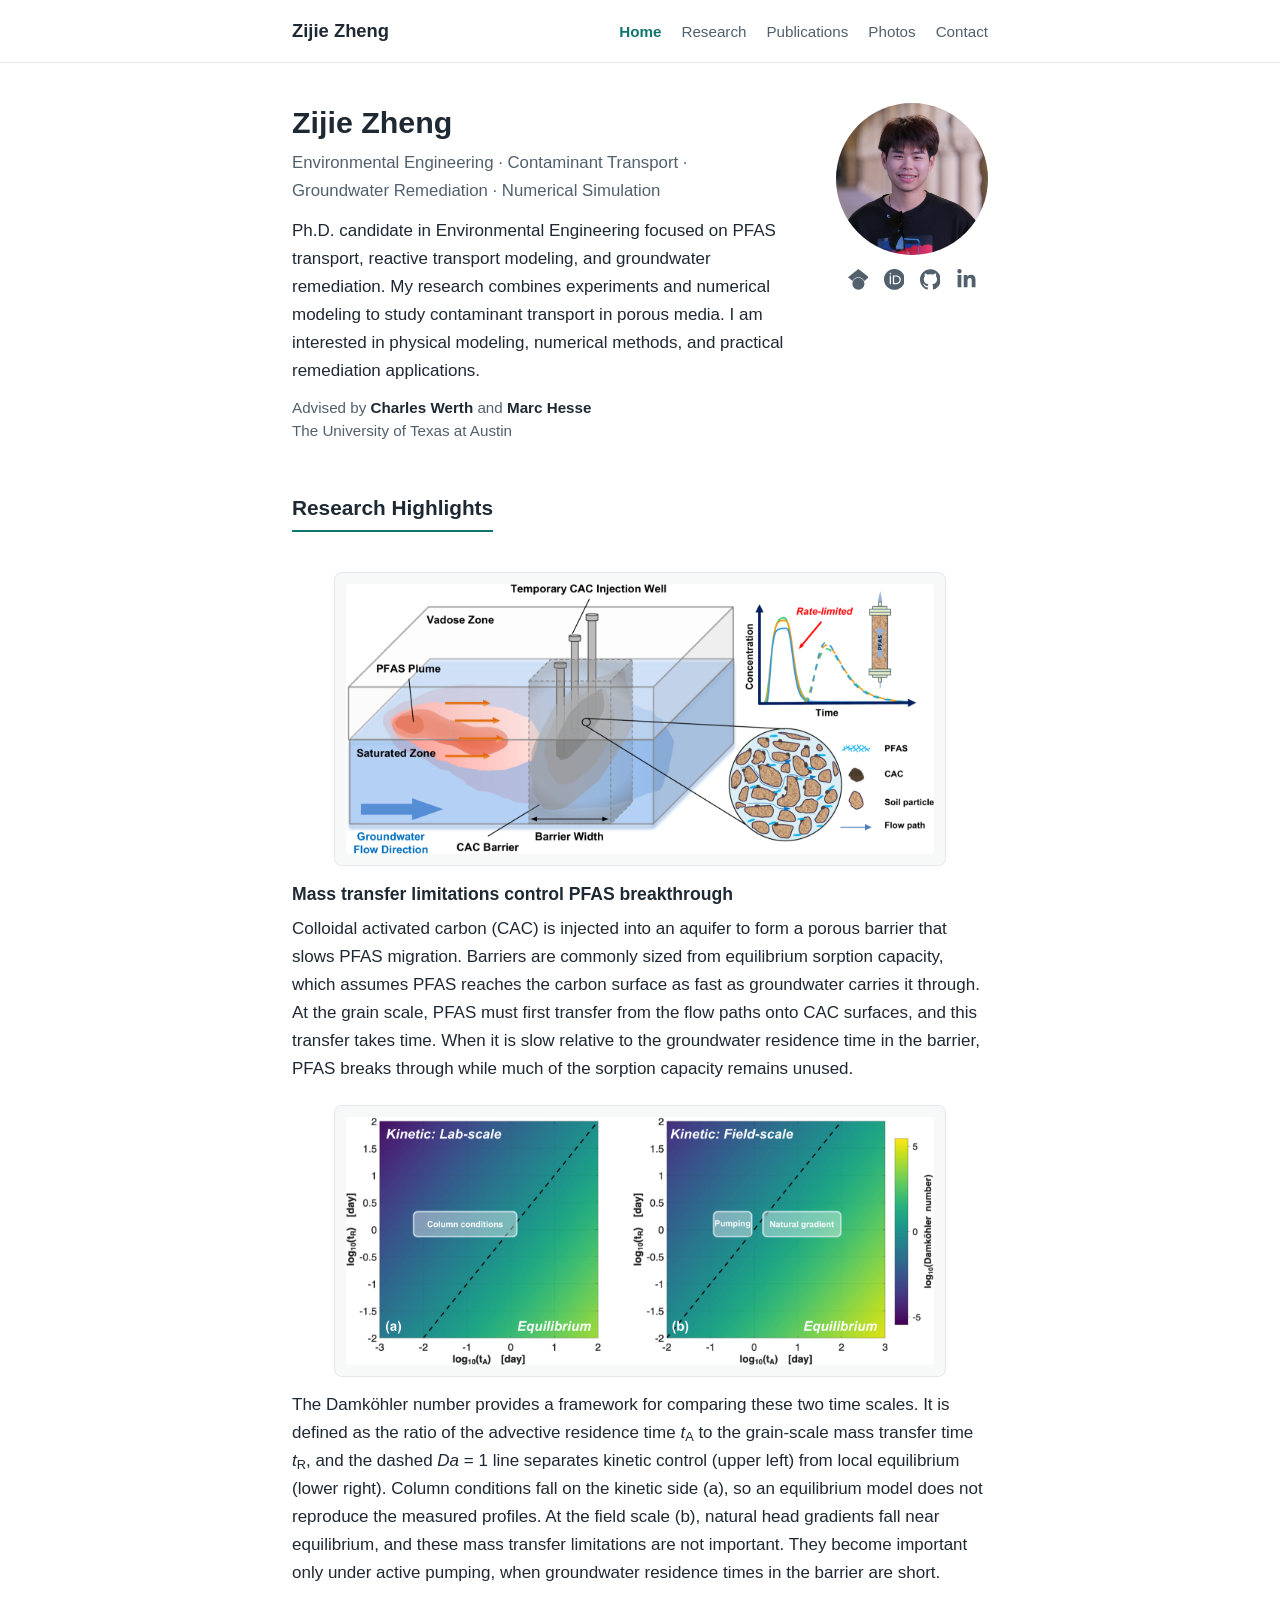
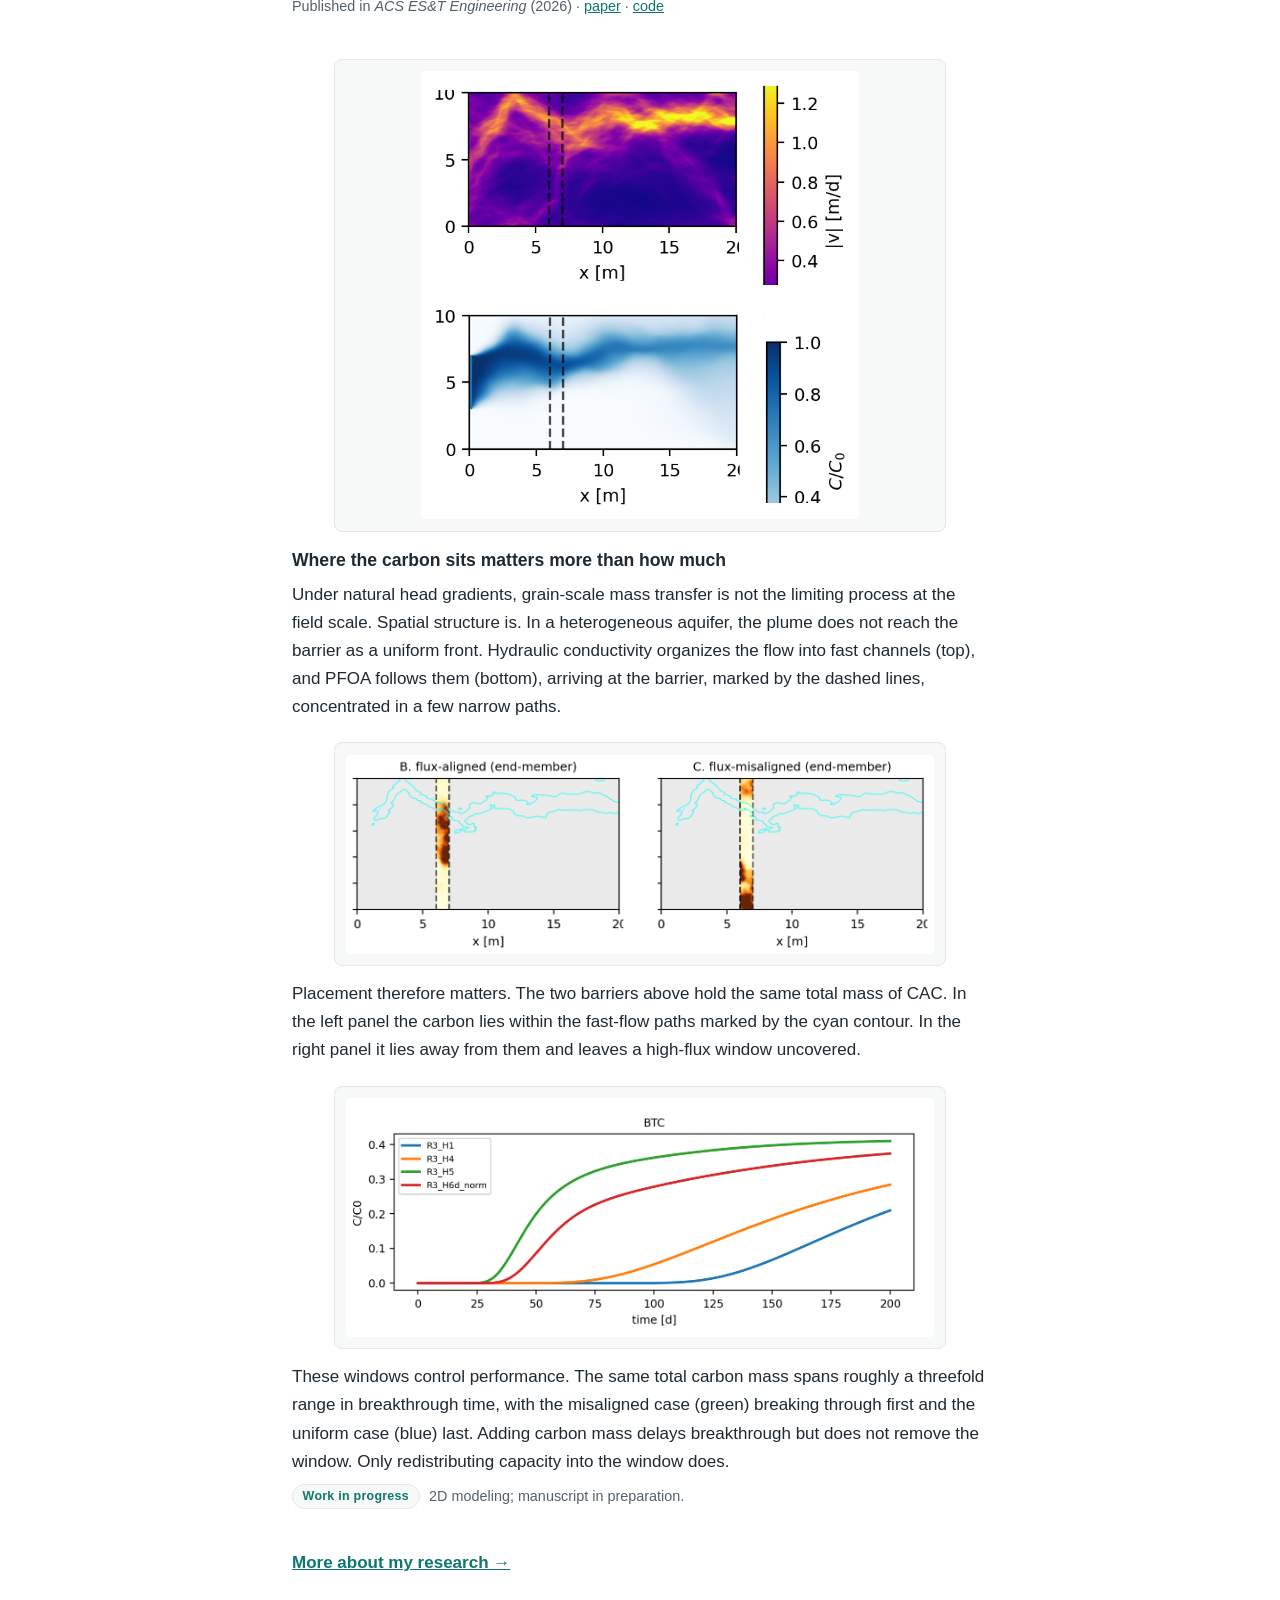
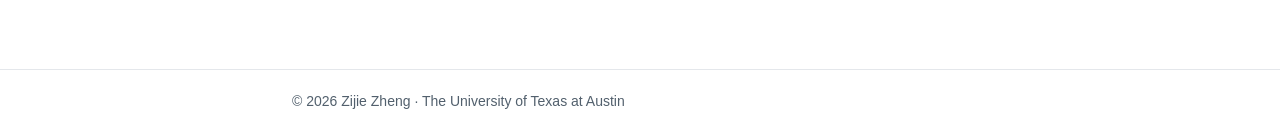
<file: index.html>
<!DOCTYPE html>
<html lang="en">
<head>
  <meta charset="UTF-8">
  <meta name="viewport" content="width=device-width, initial-scale=1.0">
  <title>Zijie Zheng — Environmental Engineering, UT Austin</title>
  <meta name="description" content="Ph.D. researcher in environmental engineering at The University of Texas at Austin. PFAS transport, reactive transport modeling, and groundwater remediation.">
  <link rel="stylesheet" href="css/style.css">
</head>
<body>

<header>
  <div class="header-inner">
    <a class="site-name" href="index.html">Zijie Zheng</a>
    <nav>
      <a href="index.html" class="active">Home</a>
      <a href="research.html">Research</a>
      <a href="publications.html">Publications</a>
      <!-- CV hidden for now. To restore, add this line back to the nav in
           all six pages: <a href="cv.html">CV</a> -->
      <a href="photos.html">Photos</a>
      <a href="contact.html">Contact</a>
    </nav>
  </div>
</header>

<main>

  <!-- ==================================================================
       HERO
       To change the headshot, replace assets/images/profile.jpg with a
       square crop of at least 400x400 px. No markup change needed.
       ================================================================== -->
  <div class="hero">
    <div class="hero-text">
      <h1>Zijie Zheng</h1>
      <!-- The &nbsp; inside each phrase keeps it on one line; the page may
           only break between the separators. -->
      <p class="tagline">Environmental&nbsp;Engineering &middot; Contaminant&nbsp;Transport &middot; Groundwater&nbsp;Remediation &middot; Numerical&nbsp;Simulation</p>

      <p>
        Ph.D. candidate in Environmental Engineering focused on PFAS transport,
        reactive transport modeling, and groundwater remediation. My research
        combines experiments and numerical modeling to study contaminant
        transport in porous media. I am interested in physical modeling,
        numerical methods, and practical remediation applications.
      </p>

      <!-- Names are darkened rather than accent-coloured: on this site the
           accent colour means "link", and these are not links. -->
      <p class="muted advisors">
        Advised by <span class="name">Charles&nbsp;Werth</span> and
        <span class="name">Marc&nbsp;Hesse</span><br>
        The University of Texas at&nbsp;Austin
      </p>

    </div>

    <!-- Portrait with icon links beneath it. The icons are inline SVG brand
         marks (simple-icons / Font Awesome), so the page still loads no
         external stylesheet, icon font, or script.
         To add another: copy one <a> block and drop in its path data.
         CV link is hidden for now; to restore it as a text button, see the
         .button styles in css/style.css. -->
    <div class="hero-side">
      <img class="profile-photo" src="assets/images/profile.jpg" alt="Zijie Zheng">
      <div class="profile-links">
        <a href="https://scholar.google.com/citations?user=s6OahHcAAAAJ&amp;hl=en" aria-label="Google Scholar" title="Google Scholar">
          <svg viewBox="0 0 24 24" aria-hidden="true" focusable="false"><path d="M5.242 13.769L0 9.5 12 0l12 9.5-5.242 4.269C17.548 11.249 14.978 9.5 12 9.5c-2.977 0-5.548 1.748-6.758 4.269zM12 10a7 7 0 1 0 0 14 7 7 0 0 0 0-14z"/></svg>
        </a>
        <a href="https://orcid.org/0009-0003-3645-7184" aria-label="ORCID" title="ORCID">
          <svg viewBox="0 0 24 24" aria-hidden="true" focusable="false"><path d="M12 0C5.372 0 0 5.372 0 12s5.372 12 12 12 12-5.372 12-12S18.628 0 12 0zM7.369 4.378c.525 0 .947.431.947.947s-.422.947-.947.947a.95.95 0 0 1-.947-.947c0-.525.422-.947.947-.947zm-.722 3.038h1.444v10.041H6.647V7.416zm3.562 0h3.9c3.712 0 5.344 2.653 5.344 5.025 0 2.578-2.016 5.025-5.325 5.025h-3.919V7.416zm1.444 1.303v7.444h2.297c3.272 0 4.022-2.484 4.022-3.722 0-2.016-1.284-3.722-4.097-3.722h-2.222z"/></svg>
        </a>
        <a href="https://github.com/Zijie-ZZ" aria-label="GitHub" title="GitHub">
          <svg viewBox="0 0 24 24" aria-hidden="true" focusable="false"><path d="M12 .297c-6.63 0-12 5.373-12 12 0 5.303 3.438 9.8 8.205 11.385.6.113.82-.258.82-.577 0-.285-.01-1.04-.015-2.04-3.338.724-4.042-1.61-4.042-1.61C4.422 18.07 3.633 17.7 3.633 17.7c-1.087-.744.084-.729.084-.729 1.205.084 1.838 1.236 1.838 1.236 1.07 1.835 2.809 1.305 3.495.998.108-.776.417-1.305.76-1.605-2.665-.3-5.466-1.332-5.466-5.93 0-1.31.465-2.38 1.235-3.22-.135-.303-.54-1.523.105-3.176 0 0 1.005-.322 3.3 1.23.96-.267 1.98-.399 3-.405 1.02.006 2.04.138 3 .405 2.28-1.552 3.285-1.23 3.285-1.23.645 1.653.24 2.873.12 3.176.765.84 1.23 1.91 1.23 3.22 0 4.61-2.805 5.625-5.475 5.92.42.36.81 1.096.81 2.22 0 1.606-.015 2.896-.015 3.286 0 .315.21.69.825.57C20.565 22.092 24 17.592 24 12.297c0-6.627-5.373-12-12-12"/></svg>
        </a>
        <a href="https://www.linkedin.com/in/zijie-zheng-b65581253" aria-label="LinkedIn" title="LinkedIn">
          <svg viewBox="0 0 448 512" aria-hidden="true" focusable="false"><path d="M100.28 448H7.4V148.9h92.88zM53.79 108.1C24.09 108.1 0 83.5 0 53.8a53.79 53.79 0 0 1 107.58 0c0 29.7-24.1 54.3-53.79 54.3zM447.9 448h-92.68V302.4c0-34.7-.7-79.2-48.29-79.2-48.29 0-55.69 37.7-55.69 76.7V448h-92.78V148.9h89.08v40.8h1.3c12.4-23.5 42.69-48.3 87.88-48.3 94 0 111.28 61.9 111.28 142.3V448z"/></svg>
        </a>
      </div>
    </div>
  </div>

  <!-- ==================================================================
       RESEARCH HIGHLIGHTS
       Each highlight is one <section class="highlight"> block: a figure,
       a title, and two or three sentences of plain-language explanation.
       Figures live in assets/images/.
       ================================================================== -->
  <h2>Research Highlights</h2>

  <section class="highlight">
    <figure class="highlight-figure">
      <a href="assets/images/highlight-cac-schematic.png">
        <img src="assets/images/highlight-cac-schematic.png"
            alt="Schematic of a colloidal activated carbon barrier injected across a PFAS plume in an aquifer, with a pore-scale inset showing PFAS transferring from flow paths onto CAC particles and an inset breakthrough curve illustrating rate-limited release.">
      </a>
    </figure>
    <h3>Mass transfer limitations control PFAS breakthrough</h3>
    <p>
      Colloidal activated carbon (CAC) is injected into an aquifer to form a
      porous barrier that slows PFAS migration. Barriers are commonly sized from
      equilibrium sorption capacity, which assumes PFAS reaches the carbon
      surface as fast as groundwater carries it through. At the grain scale,
      PFAS must first transfer from the flow paths onto CAC surfaces, and this
      transfer takes time. When it is slow relative to the groundwater residence
      time in the barrier, PFAS breaks through while much of the sorption
      capacity remains unused.
    </p>

    <figure class="highlight-figure">
      <a href="assets/images/highlight-damkohler.png">
        <img src="assets/images/highlight-damkohler.png"
            alt="Two Damköhler number maps over advection time and mass-transfer time, for lab scale and field scale, with a dashed Da equals one line separating kinetic from equilibrium regimes.">
      </a>
    </figure>
    <p>
      The Damköhler number provides a framework for comparing these two time
      scales. It is defined as the ratio of the advective residence time
      <em>t</em><sub>A</sub> to the grain-scale mass transfer time
      <em>t</em><sub>R</sub>, and the dashed <em>Da</em>&nbsp;=&nbsp;1 line
      separates kinetic control (upper left) from local equilibrium (lower
      right). Column conditions fall on the kinetic side (a), so an equilibrium
      model does not reproduce the measured profiles. At the field scale (b),
      natural head gradients fall near equilibrium, and these mass transfer
      limitations are not important. They become important only under active
      pumping, when groundwater residence times in the barrier are short.
    </p>

    <p class="highlight-meta">
      Published in <em>ACS ES&amp;T Engineering</em> (2026) ·
      <a href="https://doi.org/10.1021/acsestengg.6c00103">paper</a> ·
      <a href="https://doi.org/10.5281/zenodo.18379165">code</a>
    </p>
  </section>

  <section class="highlight">
    <figure class="highlight-figure">
      <a href="assets/images/highlight-plume-hetero.png">
        <img src="assets/images/highlight-plume-hetero.png"
            alt="Plan view of a heterogeneous aquifer. The upper map shows pore-water velocity magnitude with bright fast-flow channels; the lower map shows the PFOA plume following those same channels toward the barrier, marked by two dashed lines.">
      </a>
    </figure>
    <h3>Where the carbon sits matters more than how much</h3>
    <p>
      Under natural head gradients, grain-scale mass transfer is not the
      limiting process at the field scale. Spatial structure is. In a
      heterogeneous aquifer, the plume does not reach the barrier as a uniform
      front. Hydraulic conductivity organizes the flow into fast channels (top),
      and PFOA follows them (bottom), arriving at the barrier, marked by the
      dashed lines, concentrated in a few narrow paths.
    </p>

    <figure class="highlight-figure">
      <a href="assets/images/highlight-cac-placement.png">
        <img src="assets/images/highlight-cac-placement.png"
            alt="Two plan-view maps of the same CAC barrier carrying identical total carbon mass. In the left panel the carbon lies inside the fast-flow paths marked by a cyan contour; in the right panel it lies away from them, leaving a high-flux window uncovered.">
      </a>
    </figure>
    <p>
      Placement therefore matters. The two barriers above hold the same total
      mass of CAC. In the left panel the carbon lies within the fast-flow paths
      marked by the cyan contour. In the right panel it lies away from them and
      leaves a high-flux window uncovered.
    </p>

    <figure class="highlight-figure">
      <a href="assets/images/highlight-bypass-btc.png">
        <img src="assets/images/highlight-bypass-btc.png"
            alt="Breakthrough curves for four barriers holding identical total CAC mass, showing the misaligned case breaking through first and the uniform case last.">
      </a>
    </figure>
    <p>
      These windows control performance. The same total carbon mass spans
      roughly a threefold range in breakthrough time, with the misaligned case
      (green) breaking through first and the uniform case (blue) last. Adding
      carbon mass delays breakthrough but does not remove the window. Only
      redistributing capacity into the window does.
    </p>
    <p class="highlight-meta">
      <span class="wip">Work in progress</span>
      2D modeling; manuscript in preparation.
    </p>
  </section>

  <p class="section-more"><a href="research.html">More about my research &rarr;</a></p>

  <!-- News section removed for now. The markup is kept in
       assets/_news-section.html.txt if you want it back later;
       the .news CSS is still in css/style.css. -->

</main>

<footer>
  <div class="footer-inner">
    &copy; 2026 Zijie Zheng &middot; The University of Texas at Austin
  </div>
</footer>

</body>
</html>
</file>
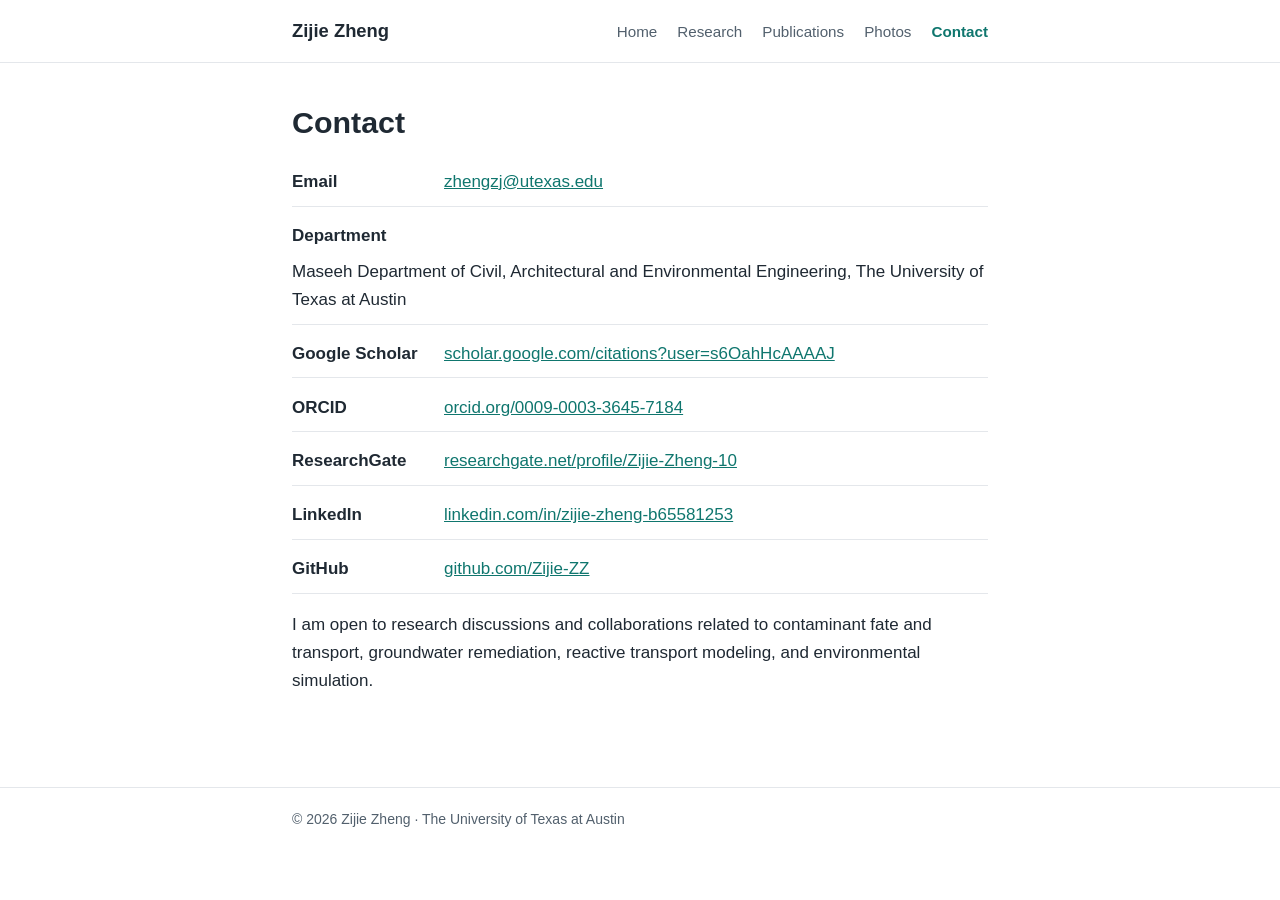
<file: contact.html>
<!DOCTYPE html>
<html lang="en">
<head>
  <meta charset="UTF-8">
  <meta name="viewport" content="width=device-width, initial-scale=1.0">
  <title>Contact — Zijie Zheng</title>
  <meta name="description" content="Contact information for Zijie Zheng, environmental engineering Ph.D. researcher at UT Austin.">
  <link rel="stylesheet" href="css/style.css">
</head>
<body>

<header>
  <div class="header-inner">
    <a class="site-name" href="index.html">Zijie Zheng</a>
    <nav>
      <a href="index.html">Home</a>
      <a href="research.html">Research</a>
      <a href="publications.html">Publications</a>
      <a href="photos.html">Photos</a>
      <a href="contact.html" class="active">Contact</a>
    </nav>
  </div>
</header>

<main>
  <h1>Contact</h1>

  <ul class="contact-list">
    <li>
      <span class="contact-label">Email</span>
      <a href="mailto:zhengzj@utexas.edu">zhengzj@utexas.edu</a>
    </li>
    <li>
      <span class="contact-label">Department</span>
      Maseeh Department of Civil, Architectural and Environmental Engineering,
      The University of Texas at Austin
    </li>
    <li>
      <span class="contact-label">Google Scholar</span>
      <a href="https://scholar.google.com/citations?user=s6OahHcAAAAJ&amp;hl=en">scholar.google.com/citations?user=s6OahHcAAAAJ</a>
    </li>
    <li>
      <span class="contact-label">ORCID</span>
      <a href="https://orcid.org/0009-0003-3645-7184">orcid.org/0009-0003-3645-7184</a>
    </li>
    <li>
      <span class="contact-label">ResearchGate</span>
      <a href="https://www.researchgate.net/profile/Zijie-Zheng-10">researchgate.net/profile/Zijie-Zheng-10</a>
    </li>
    <li>
      <span class="contact-label">LinkedIn</span>
      <a href="https://www.linkedin.com/in/zijie-zheng-b65581253">linkedin.com/in/zijie-zheng-b65581253</a>
    </li>
    <li>
      <span class="contact-label">GitHub</span>
      <a href="https://github.com/Zijie-ZZ">github.com/Zijie-ZZ</a>
    </li>
  </ul>

  <p>
    I am open to research discussions and collaborations related to
    contaminant fate and transport, groundwater remediation, reactive
    transport modeling, and environmental simulation.
  </p>
</main>

<footer>
  <div class="footer-inner">
    &copy; 2026 Zijie Zheng &middot; The University of Texas at Austin
  </div>
</footer>

</body>
</html>
</file>
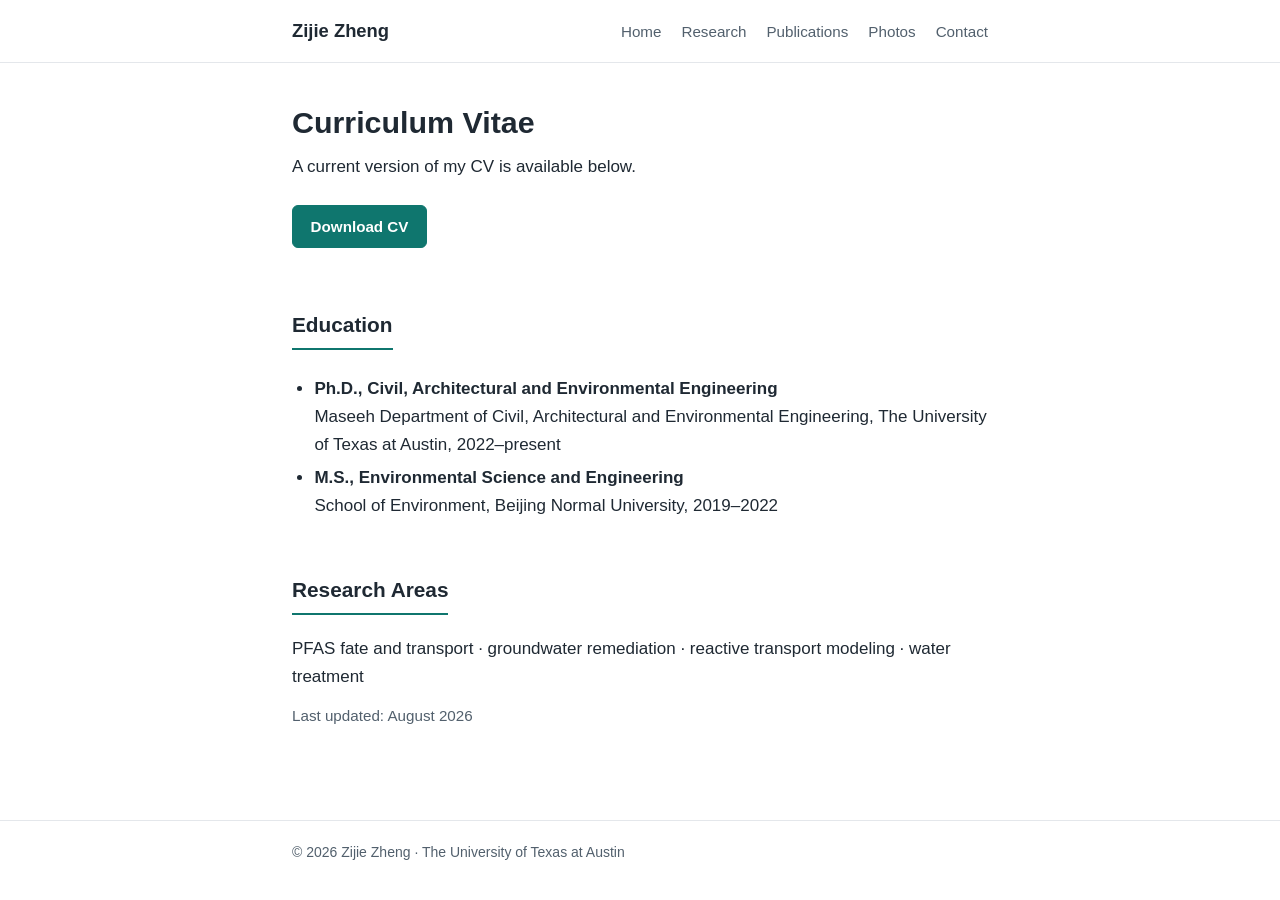
<file: cv.html>
<!DOCTYPE html>
<html lang="en">
<head>
  <meta charset="UTF-8">
  <meta name="viewport" content="width=device-width, initial-scale=1.0">
  <title>CV — Zijie Zheng</title>
  <meta name="description" content="Curriculum vitae of Zijie Zheng, environmental engineering Ph.D. researcher at UT Austin.">
  <!-- This page is currently hidden: it has been removed from the site
       navigation, and noindex keeps search engines from listing it while
       it is unlinked. To bring the CV back, delete the robots line below
       and restore the nav entry in every page plus the button on the
       home page (both marked with comments). -->
  <meta name="robots" content="noindex">
  <link rel="stylesheet" href="css/style.css">
</head>
<body>

<header>
  <div class="header-inner">
    <a class="site-name" href="index.html">Zijie Zheng</a>
    <nav>
      <a href="index.html">Home</a>
      <a href="research.html">Research</a>
      <a href="publications.html">Publications</a>
      <a href="photos.html">Photos</a>
      <a href="contact.html">Contact</a>
    </nav>
  </div>
</header>

<main>
  <h1>Curriculum Vitae</h1>

  <p>A current version of my CV is available below.</p>

  <!-- EDIT: place your CV file at assets/Zijie_Zheng_CV.pdf -->
  <div class="button-row">
    <a class="button primary" href="assets/Zijie_Zheng_CV.pdf">Download CV</a>
  </div>

  <h2>Education</h2>
  <ul>
    <li>
      <strong>Ph.D., Civil, Architectural and Environmental Engineering</strong><br>
      Maseeh Department of Civil, Architectural and Environmental Engineering,
      The University of Texas at Austin, 2022&ndash;present
    </li>
    <li>
      <strong>M.S., Environmental Science and Engineering</strong><br>
      School of Environment, Beijing Normal University, 2019&ndash;2022
    </li>
  </ul>

  <h2>Research Areas</h2>
  <p>
    PFAS fate and transport &middot; groundwater remediation &middot;
    reactive transport modeling &middot; water treatment
  </p>

  <p class="muted">Last updated: August 2026</p>
</main>

<footer>
  <div class="footer-inner">
    &copy; 2026 Zijie Zheng &middot; The University of Texas at Austin
  </div>
</footer>

</body>
</html>
</file>
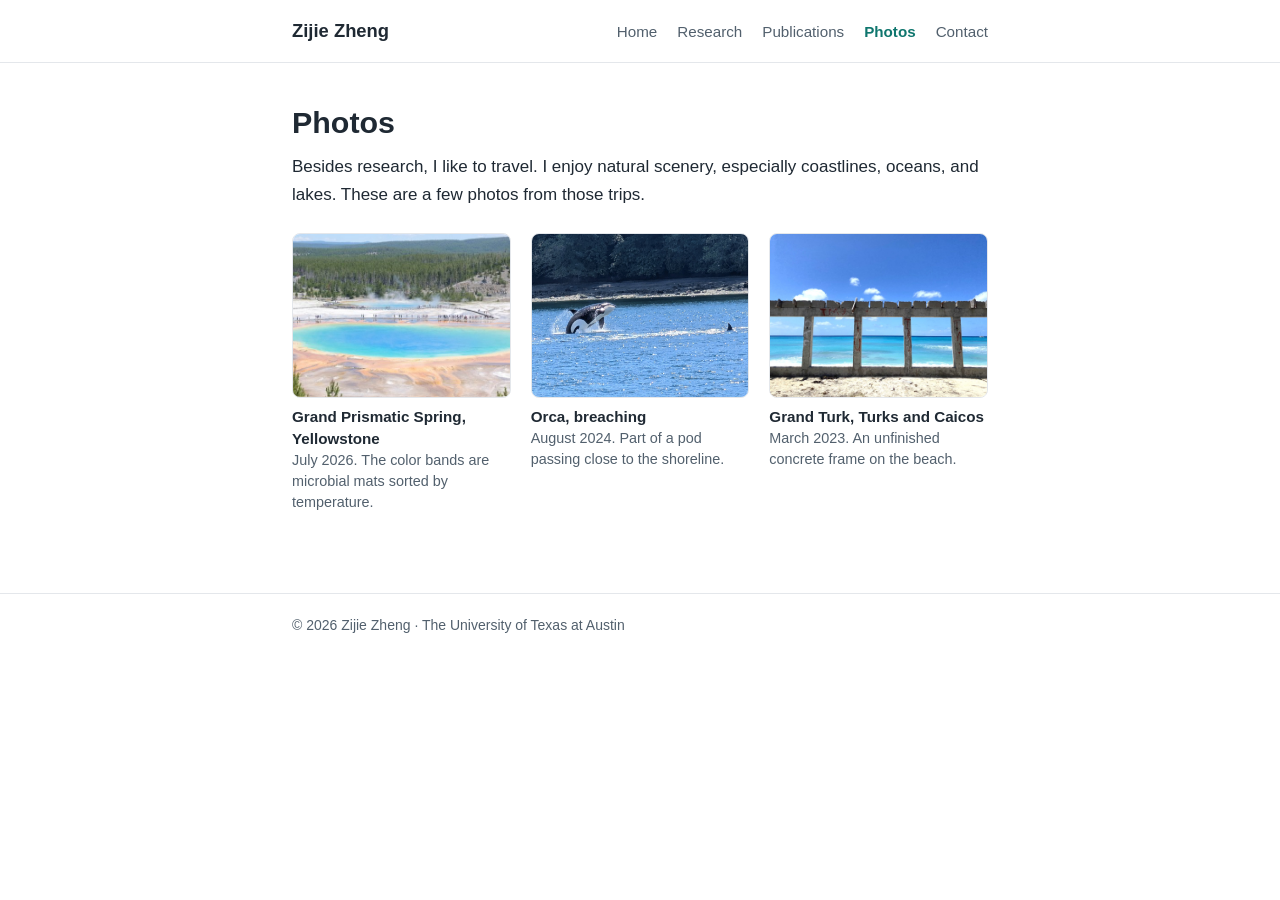
<file: photos.html>
<!DOCTYPE html>
<html lang="en">
<head>
  <meta charset="UTF-8">
  <meta name="viewport" content="width=device-width, initial-scale=1.0">
  <title>Photos — Zijie Zheng</title>
  <meta name="description" content="Travel photographs by Zijie Zheng: coastlines, oceans, and lakes.">
  <link rel="stylesheet" href="css/style.css">
</head>
<body>

<header>
  <div class="header-inner">
    <a class="site-name" href="index.html">Zijie Zheng</a>
    <nav>
      <a href="index.html">Home</a>
      <a href="research.html">Research</a>
      <a href="publications.html">Publications</a>
      <a href="photos.html" class="active">Photos</a>
      <a href="contact.html">Contact</a>
    </nav>
  </div>
</header>

<main>
  <h1>Photos</h1>

  <p>
    Besides research, I like to travel. I enjoy natural scenery, especially
    coastlines, oceans, and lakes. These are a few photos from those trips.
  </p>

  <!-- ==================================================================
       HOW TO ADD A PHOTO

       1. Put the image file in  assets/images/photos/
          Resize it first so the long edge is about 1600 px — full-size
          camera files are 5-10 MB each and will make this page crawl.
          On a Mac you can do this from the Terminal:

            sips -Z 1600 ~/Desktop/my-photo.jpg

       2. Copy one <figure> block below, paste it at the TOP of the grid
          (newest first), and edit the four marked parts.

       3. Delete the <p class="empty-note"> block once you have added
          your first photo.

       TEMPLATE — copy from here:

       <figure class="photo-item">
         <a href="assets/images/photos/FILENAME.jpg">
           <img src="assets/images/photos/FILENAME.jpg"
                loading="lazy"
                alt="SHORT DESCRIPTION OF WHAT IS IN THE PHOTO">
         </a>
         <figcaption>
           <strong>PLACE</strong>
           One sentence about what you noticed here.
         </figcaption>
       </figure>

       ON CAPTIONS — keep them brief: a place name, the month and year, and
       one short factual sentence. The alt text is where the full description
       belongs, since that is what screen readers read out.

       GROUPING — with more than about eight photos, break the single grid
       into themed groups by repeating this pattern:

         <h2>Rivers</h2>
         <div class="photo-grid"> …figures… </div>

         <h2>Coastlines</h2>
         <div class="photo-grid"> …figures… </div>

       Clicking a photo opens the full-size file; there is no JavaScript.
       ================================================================== -->

  <div class="photo-grid">

    <!-- Photo entries go here, newest first. -->

    <figure class="photo-item">
      <a href="assets/images/photos/grand-prismatic-yellowstone.jpg">
        <img src="assets/images/photos/grand-prismatic-yellowstone.jpg"
             loading="lazy"
             alt="Grand Prismatic Spring in Yellowstone seen from a hillside, a deep blue pool ringed by concentric orange and yellow bands, with a boardwalk of visitors along the far edge.">
      </a>
      <figcaption>
        <strong>Grand Prismatic Spring, Yellowstone</strong>
        July 2026. The color bands are microbial mats sorted by temperature.
      </figcaption>
    </figure>

    <figure class="photo-item">
      <a href="assets/images/photos/orca-breach.jpg">
        <img src="assets/images/photos/orca-breach.jpg"
             loading="lazy"
             alt="An orca breaching clear of calm blue water near a forested, cobbled shoreline, with a second dorsal fin visible further out.">
      </a>
      <figcaption>
        <strong>Orca, breaching</strong>
        August 2024. Part of a pod passing close to the shoreline.
      </figcaption>
    </figure>

    <figure class="photo-item">
      <a href="assets/images/photos/grand-turk-beach.jpg">
        <img src="assets/images/photos/grand-turk-beach.jpg"
             loading="lazy"
             alt="An unfinished concrete frame standing on a white sand beach, its open panels looking out onto turquoise water under a clear sky.">
      </a>
      <figcaption>
        <strong>Grand Turk, Turks and Caicos</strong>
        March 2023. An unfinished concrete frame on the beach.
      </figcaption>
    </figure>

  </div>

</main>

<footer>
  <div class="footer-inner">
    &copy; 2026 Zijie Zheng &middot; The University of Texas at Austin
  </div>
</footer>

</body>
</html>
</file>
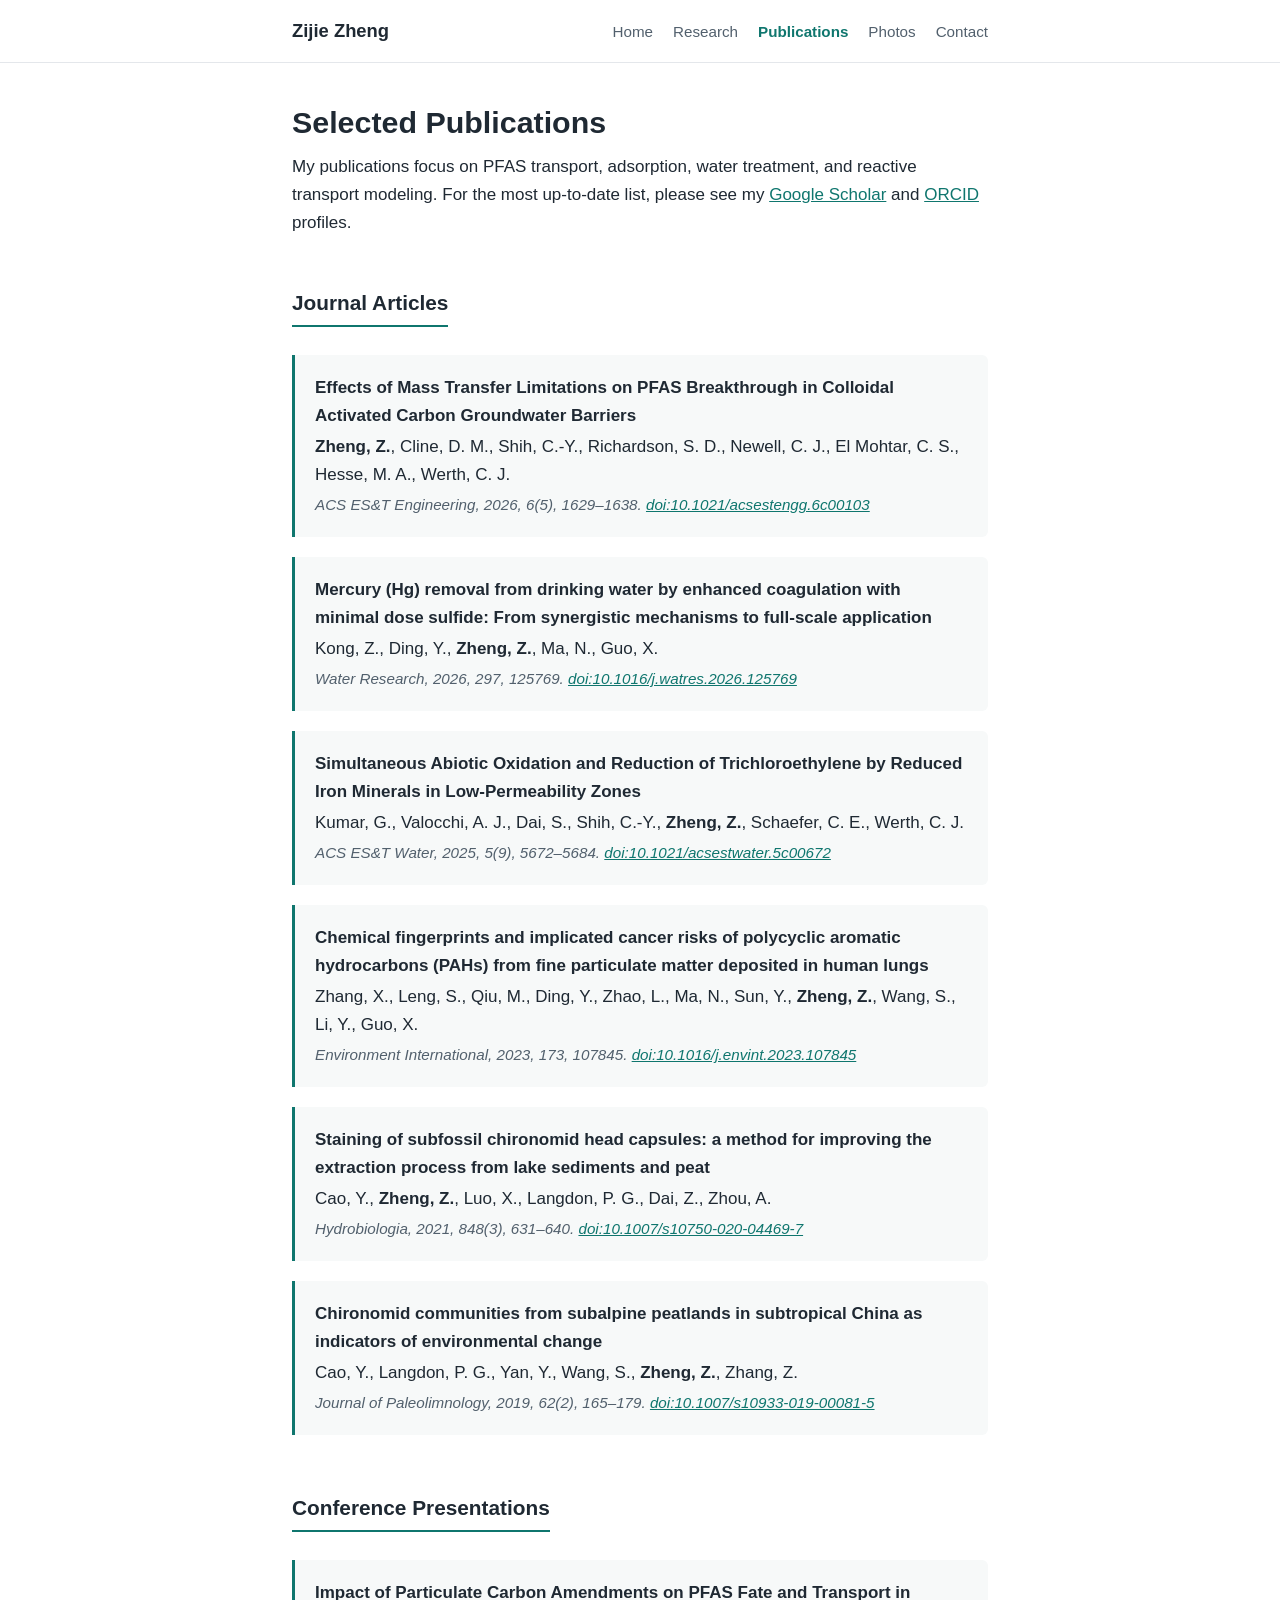
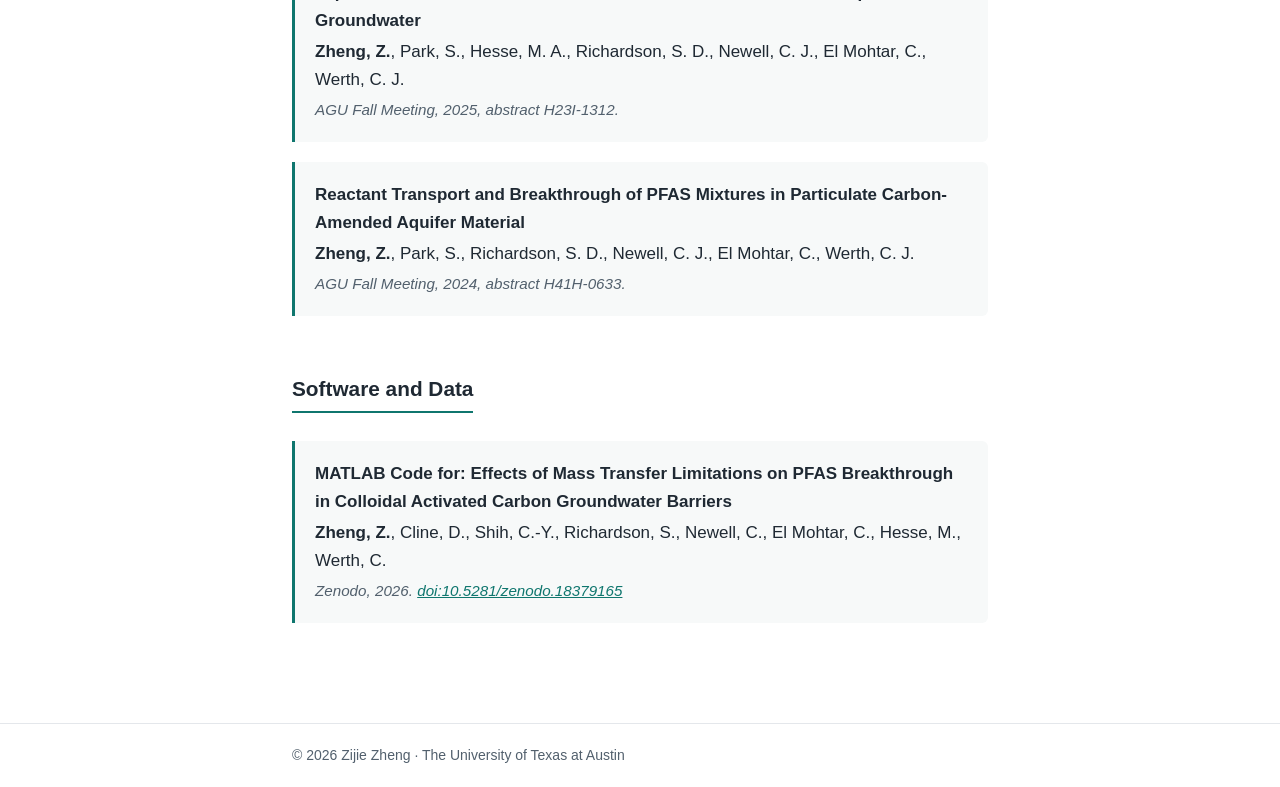
<file: publications.html>
<!DOCTYPE html>
<html lang="en">
<head>
  <meta charset="UTF-8">
  <meta name="viewport" content="width=device-width, initial-scale=1.0">
  <title>Publications — Zijie Zheng</title>
  <meta name="description" content="Publications on PFAS transport, adsorption, water treatment, and reactive transport modeling.">
  <link rel="stylesheet" href="css/style.css">
</head>
<body>

<header>
  <div class="header-inner">
    <a class="site-name" href="index.html">Zijie Zheng</a>
    <nav>
      <a href="index.html">Home</a>
      <a href="research.html">Research</a>
      <a href="publications.html" class="active">Publications</a>
      <a href="photos.html">Photos</a>
      <a href="contact.html">Contact</a>
    </nav>
  </div>
</header>

<main>
  <h1>Selected Publications</h1>

  <p>
    My publications focus on PFAS transport, adsorption, water treatment, and
    reactive transport modeling. For the most up-to-date list, please see my
    <a href="https://scholar.google.com/citations?user=s6OahHcAAAAJ&amp;hl=en">Google Scholar</a>
    and <a href="https://orcid.org/0009-0003-3645-7184">ORCID</a> profiles.
  </p>

  <!-- ==================================================================
       EDIT: each publication is one <div class="publication"> block.
       Copy a block, paste it, and edit the three lines inside.
       ================================================================== -->

  <h2>Journal Articles</h2>

  <div class="publication">
    <p class="pub-title">Effects of Mass Transfer Limitations on PFAS Breakthrough in Colloidal Activated Carbon Groundwater Barriers</p>
    <p><strong>Zheng, Z.</strong>, Cline, D. M., Shih, C.-Y., Richardson, S. D., Newell, C. J., El Mohtar, C. S., Hesse, M. A., Werth, C. J.</p>
    <p class="pub-venue">ACS ES&amp;T Engineering, 2026, 6(5), 1629&ndash;1638.
      <a href="https://doi.org/10.1021/acsestengg.6c00103">doi:10.1021/acsestengg.6c00103</a></p>
  </div>

  <div class="publication">
    <p class="pub-title">Mercury (Hg) removal from drinking water by enhanced coagulation with minimal dose sulfide: From synergistic mechanisms to full-scale application</p>
    <p>Kong, Z., Ding, Y., <strong>Zheng, Z.</strong>, Ma, N., Guo, X.</p>
    <p class="pub-venue">Water Research, 2026, 297, 125769.
      <a href="https://doi.org/10.1016/j.watres.2026.125769">doi:10.1016/j.watres.2026.125769</a></p>
  </div>

  <div class="publication">
    <p class="pub-title">Simultaneous Abiotic Oxidation and Reduction of Trichloroethylene by Reduced Iron Minerals in Low-Permeability Zones</p>
    <p>Kumar, G., Valocchi, A. J., Dai, S., Shih, C.-Y., <strong>Zheng, Z.</strong>, Schaefer, C. E., Werth, C. J.</p>
    <p class="pub-venue">ACS ES&amp;T Water, 2025, 5(9), 5672&ndash;5684.
      <a href="https://doi.org/10.1021/acsestwater.5c00672">doi:10.1021/acsestwater.5c00672</a></p>
  </div>

  <div class="publication">
    <p class="pub-title">Chemical fingerprints and implicated cancer risks of polycyclic aromatic hydrocarbons (PAHs) from fine particulate matter deposited in human lungs</p>
    <p>Zhang, X., Leng, S., Qiu, M., Ding, Y., Zhao, L., Ma, N., Sun, Y., <strong>Zheng, Z.</strong>, Wang, S., Li, Y., Guo, X.</p>
    <p class="pub-venue">Environment International, 2023, 173, 107845.
      <a href="https://doi.org/10.1016/j.envint.2023.107845">doi:10.1016/j.envint.2023.107845</a></p>
  </div>

  <div class="publication">
    <p class="pub-title">Staining of subfossil chironomid head capsules: a method for improving the extraction process from lake sediments and peat</p>
    <p>Cao, Y., <strong>Zheng, Z.</strong>, Luo, X., Langdon, P. G., Dai, Z., Zhou, A.</p>
    <p class="pub-venue">Hydrobiologia, 2021, 848(3), 631&ndash;640.
      <a href="https://doi.org/10.1007/s10750-020-04469-7">doi:10.1007/s10750-020-04469-7</a></p>
  </div>

  <div class="publication">
    <p class="pub-title">Chironomid communities from subalpine peatlands in subtropical China as indicators of environmental change</p>
    <p>Cao, Y., Langdon, P. G., Yan, Y., Wang, S., <strong>Zheng, Z.</strong>, Zhang, Z.</p>
    <p class="pub-venue">Journal of Paleolimnology, 2019, 62(2), 165&ndash;179.
      <a href="https://doi.org/10.1007/s10933-019-00081-5">doi:10.1007/s10933-019-00081-5</a></p>
  </div>

  <h2>Conference Presentations</h2>

  <div class="publication">
    <p class="pub-title">Impact of Particulate Carbon Amendments on PFAS Fate and Transport in Groundwater</p>
    <p><strong>Zheng, Z.</strong>, Park, S., Hesse, M. A., Richardson, S. D., Newell, C. J., El Mohtar, C., Werth, C. J.</p>
    <p class="pub-venue">AGU Fall Meeting, 2025, abstract H23I-1312.</p>
  </div>

  <div class="publication">
    <p class="pub-title">Reactant Transport and Breakthrough of PFAS Mixtures in Particulate Carbon-Amended Aquifer Material</p>
    <p><strong>Zheng, Z.</strong>, Park, S., Richardson, S. D., Newell, C. J., El Mohtar, C., Werth, C. J.</p>
    <p class="pub-venue">AGU Fall Meeting, 2024, abstract H41H-0633.</p>
  </div>

  <h2>Software and Data</h2>

  <div class="publication">
    <p class="pub-title">MATLAB Code for: Effects of Mass Transfer Limitations on PFAS Breakthrough in Colloidal Activated Carbon Groundwater Barriers</p>
    <p><strong>Zheng, Z.</strong>, Cline, D., Shih, C.-Y., Richardson, S., Newell, C., El Mohtar, C., Hesse, M., Werth, C.</p>
    <p class="pub-venue">Zenodo, 2026.
      <a href="https://doi.org/10.5281/zenodo.18379165">doi:10.5281/zenodo.18379165</a></p>
  </div>
</main>

<footer>
  <div class="footer-inner">
    &copy; 2026 Zijie Zheng &middot; The University of Texas at Austin
  </div>
</footer>

</body>
</html>
</file>
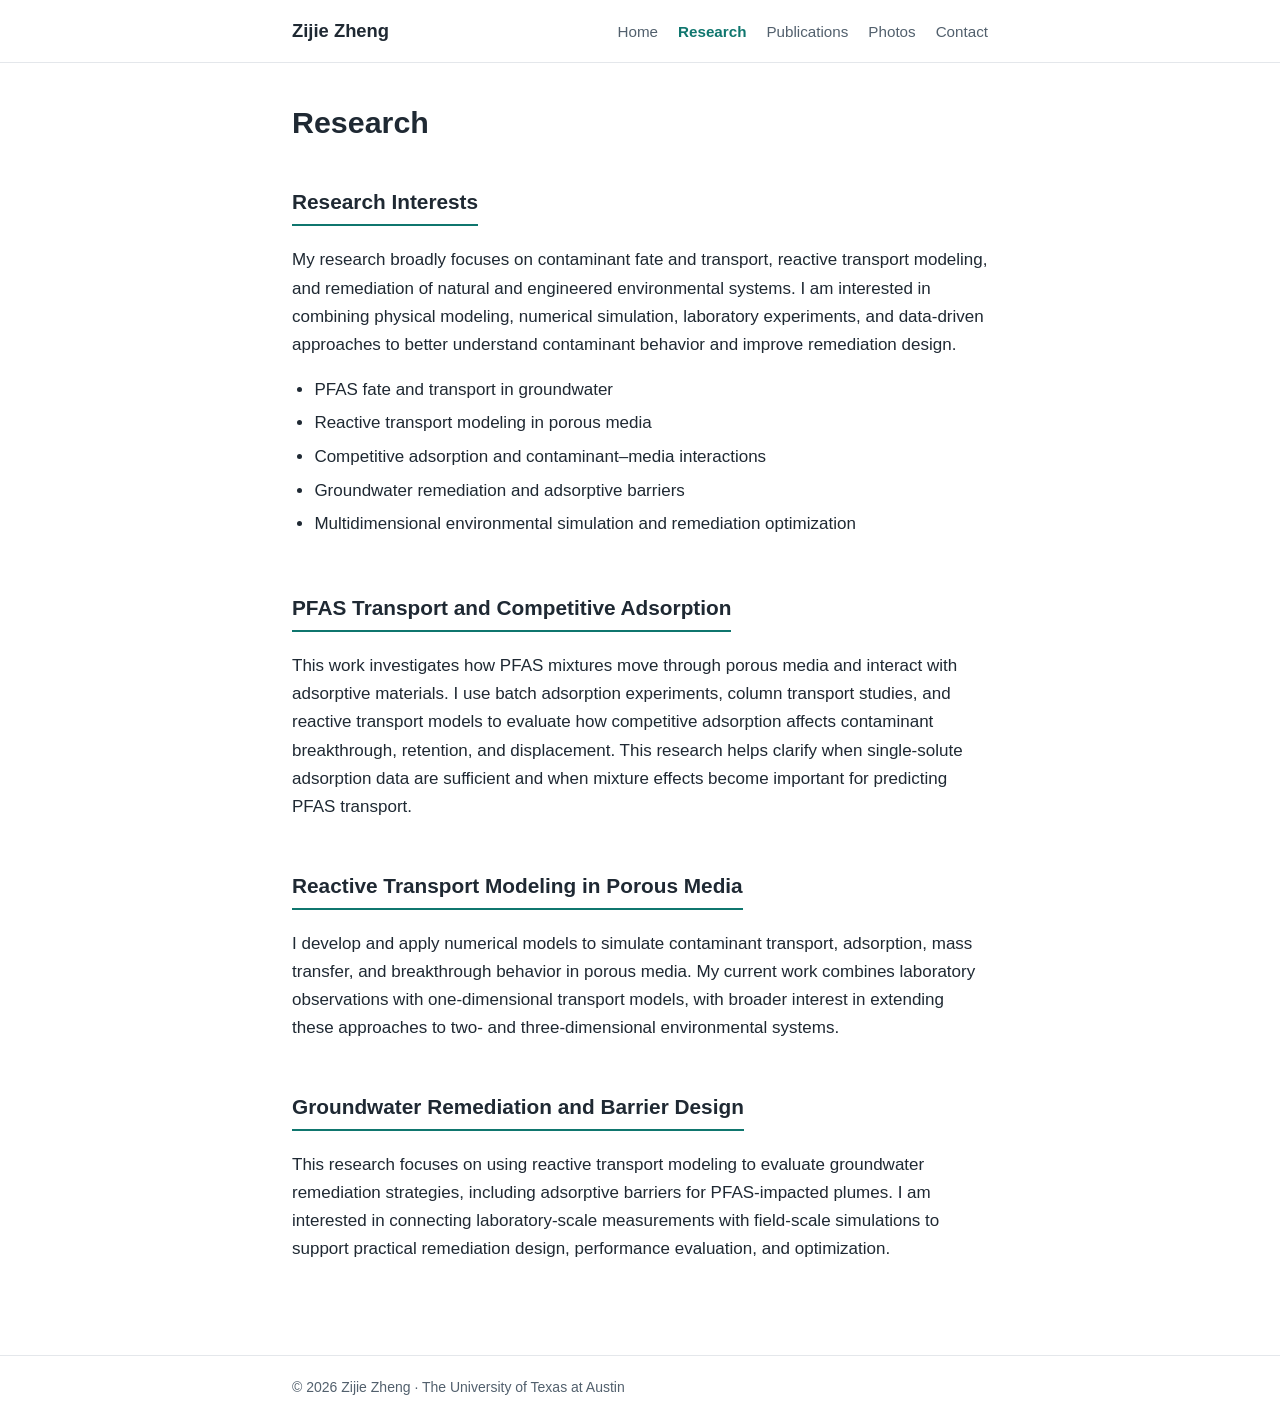
<file: research.html>
<!DOCTYPE html>
<html lang="en">
<head>
  <meta charset="UTF-8">
  <meta name="viewport" content="width=device-width, initial-scale=1.0">
  <title>Research — Zijie Zheng</title>
  <meta name="description" content="Research on PFAS transport, competitive adsorption, reactive transport modeling, and groundwater remediation.">
  <link rel="stylesheet" href="css/style.css">
</head>
<body>

<header>
  <div class="header-inner">
    <a class="site-name" href="index.html">Zijie Zheng</a>
    <nav>
      <a href="index.html">Home</a>
      <a href="research.html" class="active">Research</a>
      <a href="publications.html">Publications</a>
      <a href="photos.html">Photos</a>
      <a href="contact.html">Contact</a>
    </nav>
  </div>
</header>

<main>
  <h1>Research</h1>

  <h2>Research Interests</h2>
  <p>
    My research broadly focuses on contaminant fate and transport, reactive
    transport modeling, and remediation of natural and engineered
    environmental systems. I am interested in combining physical modeling,
    numerical simulation, laboratory experiments, and data-driven approaches
    to better understand contaminant behavior and improve remediation design.
  </p>
  <ul>
    <li>PFAS fate and transport in groundwater</li>
    <li>Reactive transport modeling in porous media</li>
    <li>Competitive adsorption and contaminant&ndash;media interactions</li>
    <li>Groundwater remediation and adsorptive barriers</li>
    <li>Multidimensional environmental simulation and remediation optimization</li>
  </ul>

  <h2>PFAS Transport and Competitive Adsorption</h2>
  <p>
    This work investigates how PFAS mixtures move through porous media and
    interact with adsorptive materials. I use batch adsorption experiments,
    column transport studies, and reactive transport models to evaluate how
    competitive adsorption affects contaminant breakthrough, retention, and
    displacement. This research helps clarify when single-solute adsorption
    data are sufficient and when mixture effects become important for
    predicting PFAS transport.
  </p>

  <h2>Reactive Transport Modeling in Porous Media</h2>
  <p>
    I develop and apply numerical models to simulate contaminant transport,
    adsorption, mass transfer, and breakthrough behavior in porous media. My
    current work combines laboratory observations with one-dimensional
    transport models, with broader interest in extending these approaches to
    two- and three-dimensional environmental systems.
  </p>

  <h2>Groundwater Remediation and Barrier Design</h2>
  <p>
    This research focuses on using reactive transport modeling to evaluate
    groundwater remediation strategies, including adsorptive barriers for
    PFAS-impacted plumes. I am interested in connecting laboratory-scale
    measurements with field-scale simulations to support practical
    remediation design, performance evaluation, and optimization.
  </p>
</main>

<footer>
  <div class="footer-inner">
    &copy; 2026 Zijie Zheng &middot; The University of Texas at Austin
  </div>
</footer>

</body>
</html>
</file>
<file: css/style.css>
/* ============================================================
   Academic website stylesheet
   To change the accent color, edit --accent and --accent-dark.
   ============================================================ */

:root {
  --accent: #0f766e;        /* calm teal */
  --accent-dark: #0d5f59;   /* darker teal for hover states */
  --text: #1f2933;          /* near-black body text */
  --text-muted: #52606d;    /* gray for secondary text */
  --border: #e4e7eb;        /* light gray borders */
  --bg-subtle: #f7f9f9;     /* very light background for cards */
  --max-width: 46rem;       /* content column width */
}

* {
  box-sizing: border-box;
}

body {
  margin: 0;
  font-family: -apple-system, BlinkMacSystemFont, "Segoe UI", Roboto,
    "Helvetica Neue", Arial, sans-serif;
  font-size: 1.0625rem;
  line-height: 1.65;
  color: var(--text);
  background: #ffffff;
}

/* ---------- Header and navigation ---------- */

header {
  border-bottom: 1px solid var(--border);
}

.header-inner {
  max-width: var(--max-width);
  margin: 0 auto;
  padding: 1rem 1.25rem;
  display: flex;
  flex-wrap: wrap;
  align-items: baseline;
  justify-content: space-between;
  gap: 0.5rem 1.5rem;
}

.site-name {
  font-size: 1.15rem;
  font-weight: 700;
  color: var(--text);
  text-decoration: none;
}

nav {
  display: flex;
  flex-wrap: wrap;
  gap: 0.25rem 1.25rem;
}

nav a {
  color: var(--text-muted);
  text-decoration: none;
  font-size: 0.95rem;
}

nav a:hover {
  color: var(--accent);
}

nav a.active {
  color: var(--accent);
  font-weight: 600;
}

/* ---------- Main content ---------- */

main {
  max-width: var(--max-width);
  margin: 0 auto;
  padding: 2.5rem 1.25rem 3rem;
}

h1 {
  font-size: 1.9rem;
  line-height: 1.25;
  margin: 0 0 0.5rem;
}

h2 {
  font-size: 1.3rem;
  margin: 2.25rem 0 0.5rem;
  padding-bottom: 0.3rem;
  border-bottom: 2px solid var(--accent);
  display: inline-block;
}

h3 {
  font-size: 1.1rem;
  margin: 1.5rem 0 0.25rem;
}

p {
  margin: 0.75rem 0;
}

a {
  color: var(--accent);
}

a:hover {
  color: var(--accent-dark);
}

/* Keep subscripts and superscripts from disturbing line spacing —
   scientific notation shows up throughout this site. */
sub,
sup {
  font-size: 0.75em;
  line-height: 0;
  position: relative;
  vertical-align: baseline;
}

sub {
  bottom: -0.25em;
}

sup {
  top: -0.5em;
}

ul {
  padding-left: 1.4rem;
}

li {
  margin: 0.35rem 0;
}

.tagline {
  color: var(--text-muted);
  font-size: 1.05rem;
  margin-top: 0;
}

.muted {
  color: var(--text-muted);
  font-size: 0.95rem;
}

/* Advisor block: two deliberate lines, so tighten the leading a little to
   keep them reading as one unit. */
.advisors {
  line-height: 1.5;
}

/* Names lifted out of the muted grey so they read first, using weight and
   text colour rather than the accent, which is reserved for links. */
.advisors .name {
  color: var(--text);
  font-weight: 700;
}

/* ---------- Buttons and link rows ---------- */

.button-row {
  display: flex;
  flex-wrap: wrap;
  gap: 0.6rem;
  margin: 1.5rem 0;
}

.button {
  display: inline-block;
  padding: 0.5rem 1.1rem;
  border: 1.5px solid var(--accent);
  border-radius: 6px;
  color: var(--accent);
  text-decoration: none;
  font-size: 0.95rem;
  font-weight: 600;
}

.button:hover {
  background: var(--accent);
  color: #ffffff;
}

.button.primary {
  background: var(--accent);
  color: #ffffff;
}

.button.primary:hover {
  background: var(--accent-dark);
  border-color: var(--accent-dark);
}

/* ---------- Publications ---------- */

.publication {
  margin: 1.25rem 0;
  padding: 1rem 1.25rem;
  background: var(--bg-subtle);
  border-left: 3px solid var(--accent);
  border-radius: 0 6px 6px 0;
}

.publication p {
  margin: 0.2rem 0;
}

.pub-title {
  font-weight: 600;
}

.pub-venue {
  color: var(--text-muted);
  font-style: italic;
  font-size: 0.95rem;
}

/* ---------- Contact list ---------- */

.contact-list {
  list-style: none;
  padding: 0;
}

.contact-list li {
  display: flex;
  flex-wrap: wrap;
  gap: 0.5rem;
  padding: 0.6rem 0;
  border-bottom: 1px solid var(--border);
}

.contact-label {
  font-weight: 600;
  min-width: 9rem;
}

/* ---------- Footer ---------- */

footer {
  border-top: 1px solid var(--border);
  margin-top: 2rem;
}

.footer-inner {
  max-width: var(--max-width);
  margin: 0 auto;
  padding: 1.25rem;
  color: var(--text-muted);
  font-size: 0.875rem;
}

/* ---------- Home page hero ---------- */

.hero {
  display: flex;
  align-items: flex-start;
  gap: 2rem;
}

.hero-text {
  flex: 1 1 0;
  min-width: 0;
}

.hero-text h1 {
  margin-top: 0;
}

/* Portrait column: photo with the profile icon links stacked beneath it. */
.hero-side {
  flex: 0 0 auto;
  display: flex;
  flex-direction: column;
  align-items: center;
  gap: 0.85rem;
}

.profile-photo {
  width: 9.5rem;
  height: 9.5rem;
  border-radius: 50%;
  object-fit: cover;
}

.profile-links {
  display: flex;
  gap: 0.95rem;
}

/* Icons are inline SVG filled with currentColor, so they recolour on hover
   exactly like text links and need no icon font. */
.profile-links a {
  display: inline-flex;
  color: var(--text-muted);
  transition: color 0.15s ease, transform 0.15s ease;
}

.profile-links a:hover,
.profile-links a:focus-visible {
  color: var(--accent);
  transform: translateY(-2px);
}

.profile-links svg {
  display: block;
  width: 1.3rem;
  height: 1.3rem;
  fill: currentColor;
}

/* ---------- Research highlights ---------- */

.highlight {
  margin: 2rem 0 2.5rem;
}

.highlight h3 {
  margin: 0 0 0.35rem;
}

/* Figures sit inside the text column and a little narrower than it, so they
   read as supporting material rather than dominating the page. They link
   through to the full-size image for anyone who wants to read the axes. */
.highlight-figure {
  margin: 0 auto 0.9rem;
  padding: 0.7rem;
  max-width: 88%;
  background: var(--bg-subtle);
  border: 1px solid var(--border);
  border-radius: 8px;
}

.highlight-figure a {
  display: block;
  line-height: 0;
}

/* max-height keeps a near-square figure from towering over the wide ones;
   wide figures are limited by width and never reach it. */
.highlight-figure img {
  display: block;
  width: auto;
  max-width: 100%;
  height: auto;
  max-height: 28rem;
  margin: 0 auto;
  border-radius: 4px;
}

.highlight p {
  margin: 0.35rem 0 0;
}

/* A second figure inside the same highlight needs room above it. */
.highlight p + .highlight-figure {
  margin-top: 1.35rem;
}

.highlight .highlight-meta {
  color: var(--text-muted);
  font-size: 0.9rem;
  margin-top: 0.5rem;
}

/* Badge marking a project as not yet published. */
.wip {
  display: inline-block;
  margin-right: 0.35rem;
  padding: 0.1rem 0.6rem;
  border: 1px solid var(--border);
  border-radius: 999px;
  background: var(--bg-subtle);
  color: var(--accent);
  font-size: 0.78rem;
  font-weight: 700;
  letter-spacing: 0.02em;
  white-space: nowrap;
}

.section-more {
  margin-top: 1.5rem;
  font-weight: 600;
}

/* ---------- News ---------- */

.news {
  list-style: none;
  padding: 0;
  margin: 1rem 0 0;
}

.news li {
  display: flex;
  flex-wrap: wrap;
  gap: 0.25rem 1rem;
  padding: 0.7rem 0;
  border-bottom: 1px solid var(--border);
  margin: 0;
}

.news-date {
  flex: 0 0 5.5rem;
  color: var(--text-muted);
  font-size: 0.9rem;
  font-variant-numeric: tabular-nums;
  padding-top: 0.1rem;
}

.news-body {
  flex: 1 1 16rem;
  min-width: 0;
}

/* ---------- Photo gallery ---------- */

.photo-grid {
  display: grid;
  grid-template-columns: repeat(auto-fill, minmax(13rem, 1fr));
  gap: 1.25rem;
  margin: 1.5rem 0 0;
  padding: 0;
  list-style: none;
}

.photo-item {
  margin: 0;
}

.photo-item a {
  display: block;
  line-height: 0;
  border-radius: 8px;
  overflow: hidden;
  border: 1px solid var(--border);
}

.photo-item img {
  display: block;
  width: 100%;
  aspect-ratio: 4 / 3;
  object-fit: cover;
  transition: transform 0.25s ease, opacity 0.25s ease;
}

.photo-item a:hover img,
.photo-item a:focus-visible img {
  transform: scale(1.03);
  opacity: 0.92;
}

.photo-item figcaption {
  margin-top: 0.5rem;
  line-height: 1.45;
  color: var(--text-muted);
  font-size: 0.9rem;
}

.photo-item figcaption strong {
  display: block;
  color: var(--text);
  font-size: 0.95rem;
  font-weight: 600;
}

.empty-note {
  margin: 1.5rem 0;
  padding: 1.25rem;
  background: var(--bg-subtle);
  border: 1px dashed var(--border);
  border-radius: 8px;
  color: var(--text-muted);
  text-align: center;
}

/* ---------- Small screens ---------- */

@media (max-width: 600px) {
  body {
    font-size: 1rem;
  }

  h1 {
    font-size: 1.55rem;
  }

  .header-inner {
    flex-direction: column;
    align-items: flex-start;
  }

  .contact-label {
    min-width: 100%;
  }

  .hero {
    flex-direction: column-reverse;
    align-items: center;
    gap: 1.25rem;
    text-align: center;
  }

  .highlight-figure {
    max-width: 100%;
    padding: 0.6rem;
  }

  .news-date {
    flex: 0 0 100%;
  }
}
</file>
